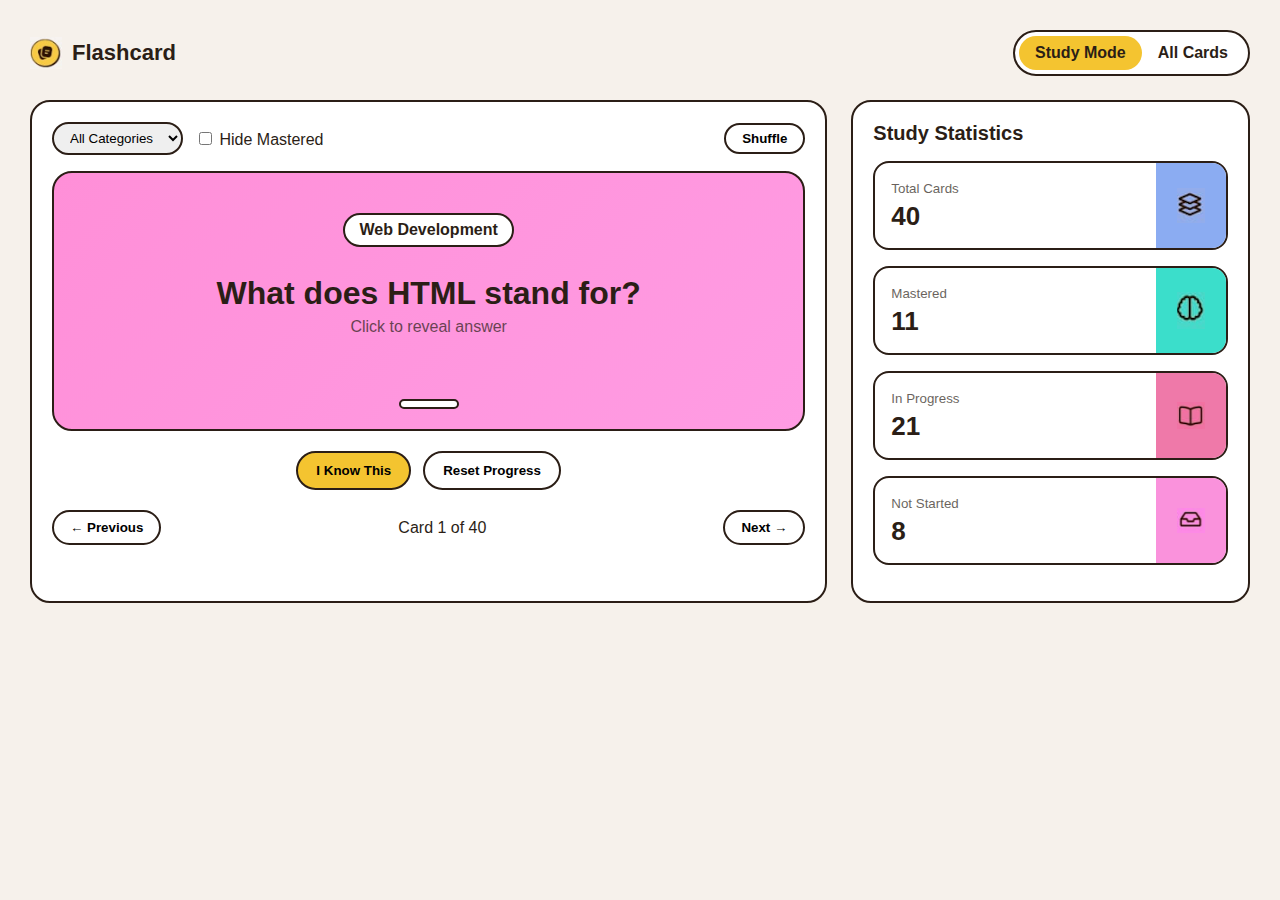
<file: index.html>
<!DOCTYPE html>
<html lang="kk">
<head>
<meta charset="UTF-8">
<title>Flashcard Study</title>
<link rel="stylesheet" href="hw1.css">
</head>

<body>
<div class="top">
<div class="icon">
  <img src="Снимок экрана 2026-01-13 в 18.49.17.png">
  <span>Flashcard</span>
</div>

  <div class="manner">
    <span class="active">Study Mode</span>
    <span>All Cards</span>
  </div>
</div>
<div class="content">

  <div class="box">

    <div class="filters">
      <div class="filter-left">
        <select>
          <option>All Categories</option>
        </select>

        <label>
          <input type="checkbox"> Hide Mastered
        </label>
      </div>

      <button class="shuffle-btn">Shuffle</button>
    </div>

    <div class="flashcard">
      <div class="categ">Web Development</div>
      <div class="question">What does HTML stand for?</div>
      <div class="textsm">Click to reveal answer</div>
      <div class="progress"></div>
    </div>

    <div class="actions">
      <button class="btn btn-main">I Know This</button>
      <button class="btn">Reset Progress</button>
    </div>

    <div class="navigation">
      <button class="nav-btn">← Previous</button>
      <span>Card 1 of 40</span>
      <button class="nav-btn">Next →</button>
    </div>

  </div>

  <div class="box">
    <div class="summary">Study Statistics</div>

    <div class="statistic-row">
      <div class="statistic-text">
        <small>Total Cards</small>
        <h2>40</h2>
      </div>
      <div class="statistic-color blue">
        <img src="Снимок экрана 2026-01-13 в 19.03.31.png">
      </div>
    </div>

    <div class="statistic-row">
      <div class="statistic-text">
        <small>Mastered</small>
        <h2>11</h2>
      </div>
      <div class="statistic-color green">
        <img src="Снимок экрана 2026-01-13 в 19.03.36.png">
      </div>
    </div>

    <div class="statistic-row">
      <div class="statistic-text">
        <small>In Progress</small>
        <h2>21</h2>
      </div>
      <div class="statistic-color pink1">
        <img src="Снимок экрана 2026-01-13 в 19.03.41.png">
      </div>
    </div>

    <div class="statistic-row">
      <div class="statistic-text">
        <small>Not Started</small>
        <h2>8</h2>
      </div>
      <div class="statistic-color pink2">
        <img src="Снимок экрана 2026-01-13 в 19.03.47.png">
      </div>
    </div>

  </div>

</div>

</body>
</html>
</file>
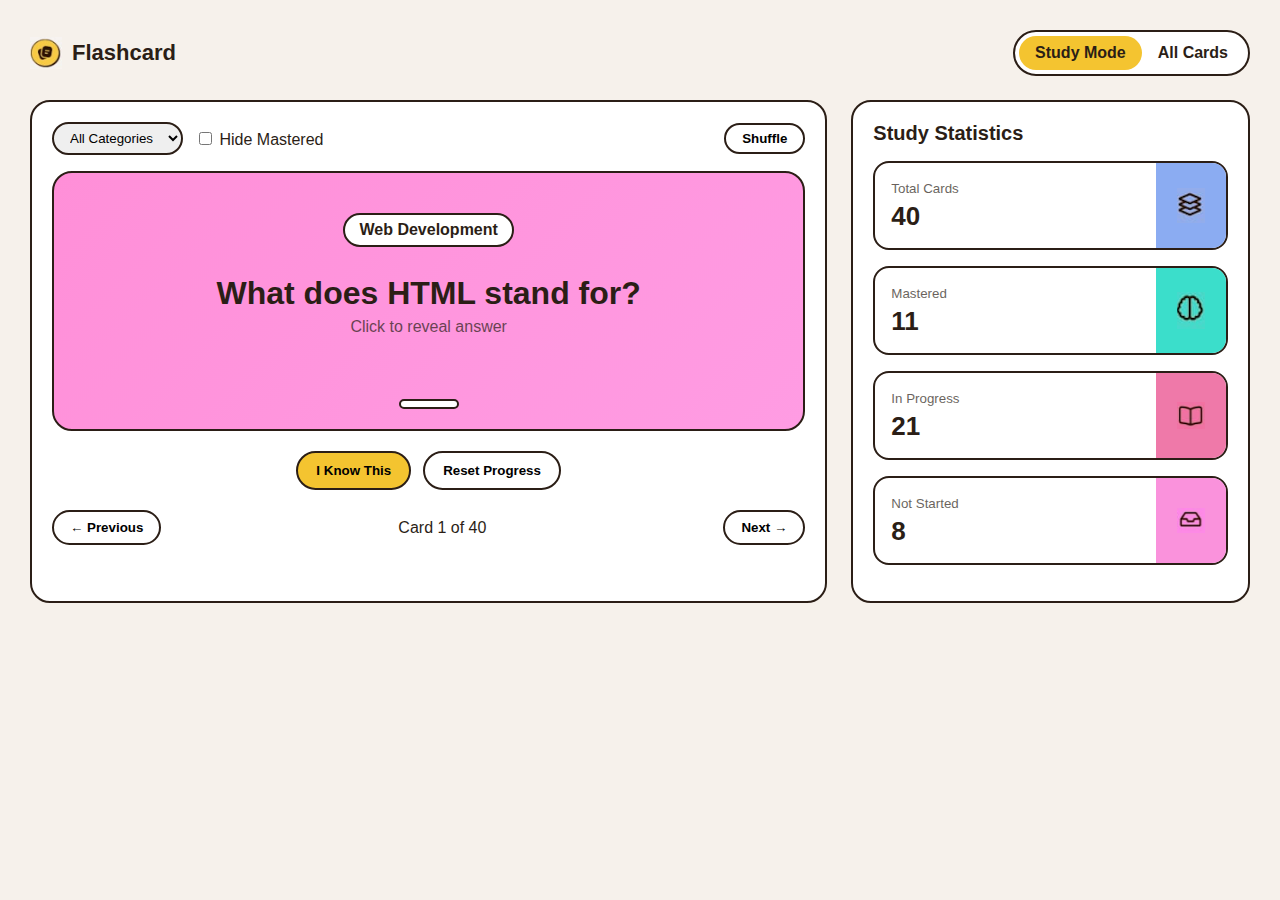
<file: hw1.html>
<!DOCTYPE html>
<html lang="kk">
<head>
<meta charset="UTF-8">
<title>Flashcard Study</title>
<link rel="stylesheet" href="hw1.css">
</head>

<body>
<div class="top">
<div class="icon">
  <img src="Снимок экрана 2026-01-13 в 18.49.17.png">
  <span>Flashcard</span>
</div>

  <div class="manner">
    <span class="active">Study Mode</span>
    <span>All Cards</span>
  </div>
</div>
<div class="content">

  <div class="box">

    <div class="filters">
      <div class="filter-left">
        <select>
          <option>All Categories</option>
        </select>

        <label>
          <input type="checkbox"> Hide Mastered
        </label>
      </div>

      <button class="shuffle-btn">Shuffle</button>
    </div>

    <div class="flashcard">
      <div class="categ">Web Development</div>
      <div class="question">What does HTML stand for?</div>
      <div class="textsm">Click to reveal answer</div>
      <div class="progress"></div>
    </div>

    <div class="actions">
      <button class="btn btn-main">I Know This</button>
      <button class="btn">Reset Progress</button>
    </div>

    <div class="navigation">
      <button class="nav-btn">← Previous</button>
      <span>Card 1 of 40</span>
      <button class="nav-btn">Next →</button>
    </div>

  </div>

  <div class="box">
    <div class="summary">Study Statistics</div>

    <div class="statistic-row">
      <div class="statistic-text">
        <small>Total Cards</small>
        <h2>40</h2>
      </div>
      <div class="statistic-color blue">
        <img src="Снимок экрана 2026-01-13 в 19.03.31.png">
      </div>
    </div>

    <div class="statistic-row">
      <div class="statistic-text">
        <small>Mastered</small>
        <h2>11</h2>
      </div>
      <div class="statistic-color green">
        <img src="Снимок экрана 2026-01-13 в 19.03.36.png">
      </div>
    </div>

    <div class="statistic-row">
      <div class="statistic-text">
        <small>In Progress</small>
        <h2>21</h2>
      </div>
      <div class="statistic-color pink1">
        <img src="Снимок экрана 2026-01-13 в 19.03.41.png">
      </div>
    </div>

    <div class="statistic-row">
      <div class="statistic-text">
        <small>Not Started</small>
        <h2>8</h2>
      </div>
      <div class="statistic-color pink2">
        <img src="Снимок экрана 2026-01-13 в 19.03.47.png">
      </div>
    </div>

  </div>

</div>

</body>
</html>
</file>
<file: hw1.css>
*{
  box-sizing:border-box;
  font-family: Arial, sans-serif;
}

body{
  margin:0;
  padding:30px;
  background:#f6f1eb;
  color:#2b1e16;
}


.top{
  display:flex;
  justify-content:space-between;
  align-items:center;
  margin-bottom:24px;
}

.icon img{
  height:42px;
}

.manner{
  display:flex;
  background:#fff;
  border:2px solid #2b1e16;
  border-radius:999px;
  padding:4px;
}
.manner span{
  padding:8px 16px;
  border-radius:999px;
  font-weight:700;
}

.manner .active{
  background:#f4c430;
}

.content{
  display:grid;
  grid-template-columns:2fr 1fr;
  gap:24px;
}

.box{
  background:#fff;
  border:2px solid #2b1e16;
  border-radius:20px;
  padding:20px;
}

.filters{
  display:flex;
  justify-content:space-between;
  align-items:center;
  margin-bottom:16px;
}

.filter-left{
  display:flex;
  gap:12px;
  align-items:center;
}

select{
  padding:6px 12px;
  border-radius:999px;
  border:2px solid #2b1e16;
}

.shuffle-btn{
  padding:6px 16px;
  border-radius:999px;
  border:2px solid #2b1e16;
  background:#fff;
  font-weight:700;
}

.flashcard{
  background:linear-gradient(135deg,#ff8fd8,#ff9ce3);
  border:2px solid #2b1e16;
  border-radius:20px;
  padding:40px 30px;
  min-height:260px;
  text-align:center;
  position:relative;
}
.categ{
  background:#fff;
  border:2px solid #2b1e16;
  border-radius:999px;
  padding:6px 14px;
  font-weight:700;
  display:inline-block;
  margin-bottom:28px;
}

.question{
  font-size:32px;
  font-weight:800;
}

.textsm{
  opacity:.7;
  margin-top:6px;
}

.progress{
  width:60px;
  height:10px;
  background:#fff;
  border:2px solid #2b1e16;
  border-radius:999px;
  position:absolute;
  bottom:20px;
  left:50%;
  transform:translateX(-50%);
}

.actions{
  display:flex;
  justify-content:center;
  gap:12px;
  margin:20px 0;
}

.btn{
  padding:10px 18px;
  border-radius:999px;
  border:2px solid #2b1e16;
  background:#fff;
  font-weight:700;
}

.btn-main{
  background:#f4c430;
}

.navigation{
  display:flex;
  justify-content:space-between;
  align-items:center;
}

.nav-btn{
  padding:8px 16px;
  border-radius:999px;
  border:2px solid #2b1e16;
  background:#fff;
  font-weight:700;
}

.summary{
  font-size:20px;
  font-weight:800;
  margin-bottom:16px;
}

.statistic-row{
  display:flex;
  align-items:stretch;
  border:2px solid #2b1e16;
  border-radius:16px;
  overflow:hidden;
  margin-bottom:16px;
}

.statistic-text{
  flex:1;
  padding:16px;
}

.statistic-text small{
  opacity:.7;
}

.statistic-text h2{
  margin:4px 0 0;
  font-size:26px;
}

.statistic-color{
  width:70px;
  display:flex;
  align-items:center;
  justify-content:center;
}

.statistic-color img{
  width:28px;
}

.blue{
     background:#8bacf2; 
}


.green{
     background:#3bdecb;
}


.pink1{ 
    background:#ef79a9; 
}

.pink2{ 
    background:#fa92dc;
 }




.icon{
  display:flex;
  align-items:center;
  gap:10px;
  font-size:22px;
  font-weight:800;
}

.icon img{
  width:32px;
  height:32px;
}
</file>
